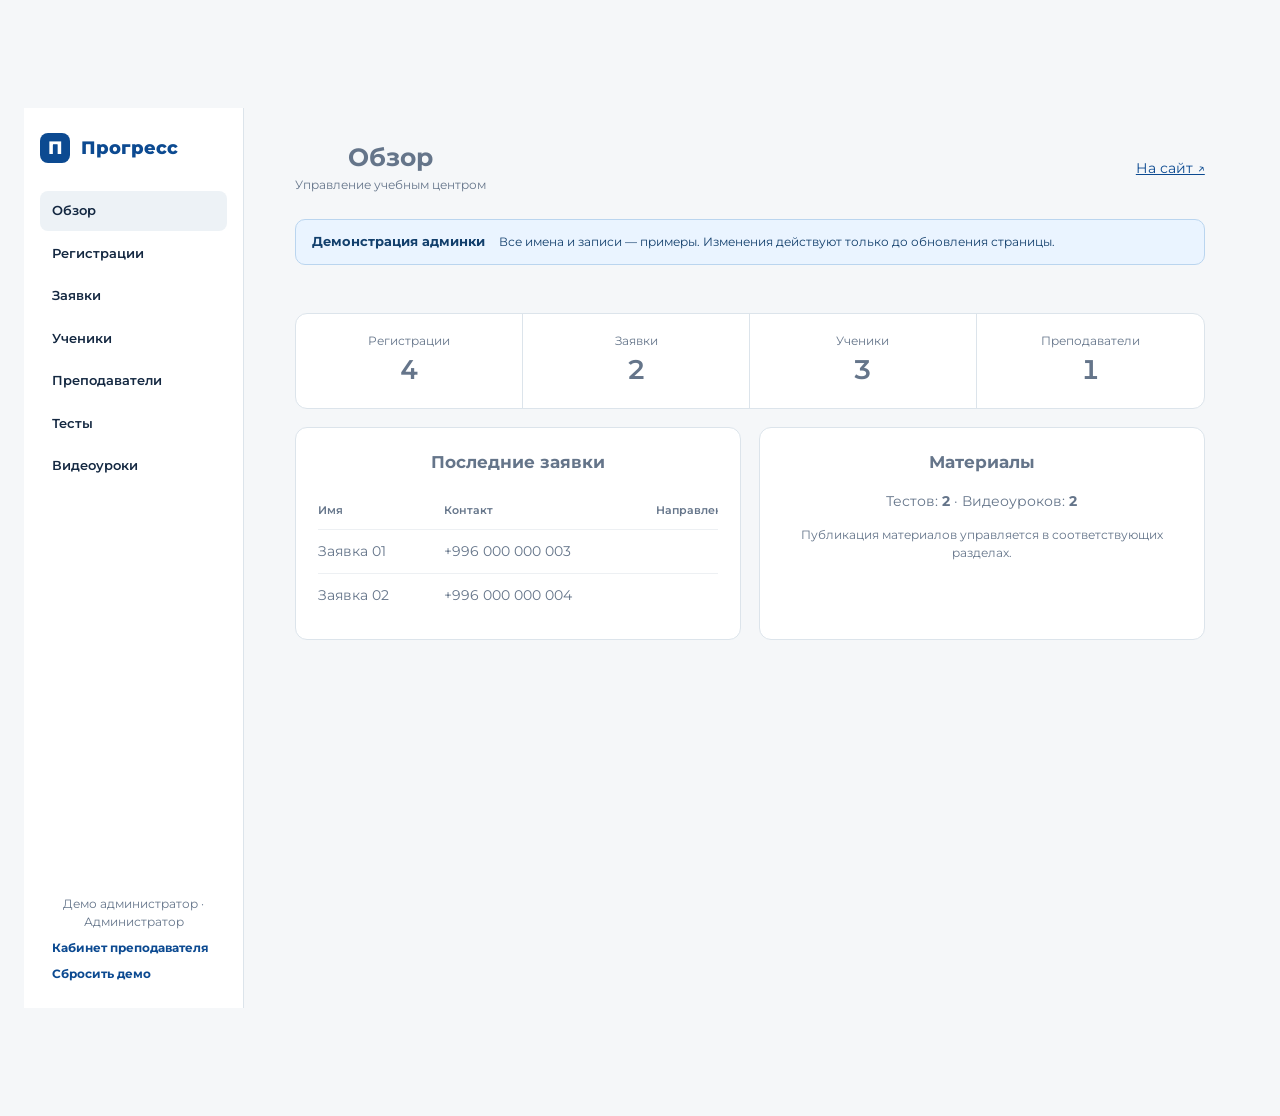
<file: admin-preview.html>
<!doctype html>
<html lang="ru">
<head>
  <meta charset="UTF-8">
  <meta name="viewport" content="width=device-width, initial-scale=1">
  <meta name="theme-color" content="#0c4a91">
  <meta name="robots" content="noindex">
  <title>Демо админки — Прогресс</title>
  <link rel="preconnect" href="https://fonts.googleapis.com">
  <link rel="preconnect" href="https://fonts.gstatic.com" crossorigin>
  <link href="https://fonts.googleapis.com/css2?family=Montserrat:wght@400;500;600;700;800&display=swap" rel="stylesheet">
  <link rel="stylesheet" href="./admin.css">
  <script src="./admin-demo.js" defer></script>
  <script src="./admin.js" defer></script>
</head>
<body>
  <div id="app" class="boot">Загрузка демо админки…</div>
</body>
</html>
</file>
<file: admin.css>
:root{--blue:#0c4a91;--ink:#142841;--muted:#65758a;--line:#dce4eb;--paper:#f5f7f9;--white:#fff;--good:#157449;--bad:#ad3232}*{box-sizing:border-box}body{margin:0;background:var(--paper);color:var(--ink);font:14px/1.5 Montserrat,Arial,sans-serif}button,input,select,textarea{font:inherit}button{cursor:pointer}a{color:var(--blue)}:focus-visible{outline:3px solid #58baff;outline-offset:2px}.boot{padding:12vh 24px;text-align:center;color:var(--muted)}.login-wrap{min-height:100vh;display:grid;place-items:center;padding:24px}.login-card{width:min(420px,100%);background:white;border:1px solid var(--line);border-radius:16px;padding:34px}.brand{display:flex;align-items:center;gap:11px;font-weight:800;color:var(--blue);font-size:18px}.brand-mark{width:30px;height:30px;display:grid;place-items:center;background:var(--blue);color:#fff;border-radius:8px;font-size:18px}.login-card h1{margin:30px 0 5px;font-size:25px}.login-card p{color:var(--muted);margin:0 0 22px}.layout{display:grid;grid-template-columns:220px minmax(0,1fr);min-height:100vh}.sidebar{background:#fff;border-right:1px solid var(--line);padding:25px 16px;display:flex;flex-direction:column;gap:28px}.side-nav{display:grid;gap:3px}.nav-btn{border:0;background:transparent;color:var(--ink);text-align:left;padding:10px 12px;border-radius:8px;font-size:13px;font-weight:600}.nav-btn:hover,.nav-btn.active{background:#edf2f6}.side-foot{margin-top:auto;display:grid;gap:8px;padding:0 12px;font-size:12px;color:var(--muted)}.side-foot button{padding:0;border:0;background:none;color:var(--blue);text-align:left;font-weight:700}.main{min-width:0;padding:34px clamp(18px,4vw,62px) 70px}.top{display:flex;align-items:center;justify-content:space-between;gap:16px;margin-bottom:25px}.top h1{margin:0;font-size:25px;line-height:1.25}.top p{margin:3px 0 0;color:var(--muted);font-size:12px}.surface{background:white;border:1px solid var(--line);border-radius:12px;padding:22px;margin-bottom:18px}.surface h2{font-size:17px;margin:0 0 15px}.surface h3{font-size:14px;margin:18px 0 10px}.stats{display:grid;grid-template-columns:repeat(4,minmax(0,1fr));border:1px solid var(--line);border-radius:12px;background:white;margin-bottom:18px}.stat{padding:18px 22px;border-right:1px solid var(--line)}.stat:last-child{border-right:0}.stat span{display:block;color:var(--muted);font-size:12px}.stat strong{display:block;font-size:27px;font-weight:600;font-variant-numeric:tabular-nums}.split{display:grid;grid-template-columns:repeat(2,minmax(0,1fr));gap:18px}.table-wrap{overflow:auto}.data-table{width:100%;border-collapse:collapse;text-align:left;min-width:530px}.data-table th{color:var(--muted);font-size:11px;font-weight:600;white-space:nowrap}.data-table td,.data-table th{padding:11px 9px;border-bottom:1px solid #edf0f3;vertical-align:top}.data-table tr:last-child td{border-bottom:0}.data-table td:first-child,.data-table th:first-child{padding-left:0}.data-table td:last-child,.data-table th:last-child{padding-right:0}.data-table td:last-child{text-align:right}.empty{color:var(--muted);padding:16px 0}.muted{color:var(--muted)}.small{font-size:12px}.pill{display:inline-block;border-radius:20px;padding:2px 8px;font-size:11px;background:#eef2f5;color:#3f5367}.pill.good{background:#e2f3ea;color:var(--good)}.pill.warn{background:#fff1db;color:#885814}.form-grid{display:grid;grid-template-columns:repeat(2,minmax(0,1fr));gap:14px}.field{display:grid;gap:5px;font-size:12px;font-weight:700}.field.full{grid-column:1/-1}.field input,.field select,.field textarea{width:100%;padding:10px 12px;min-height:42px;border:1px solid #cdd9e4;border-radius:8px;background:white;color:var(--ink);font-weight:400}.field textarea{min-height:75px;resize:vertical}.checks{display:flex;flex-wrap:wrap;gap:18px;align-items:center}.check{display:flex;gap:7px;align-items:center;font-size:12px;font-weight:600}.check input{accent-color:var(--blue)}.actions{display:flex;gap:10px;flex-wrap:wrap;align-items:center;margin-top:18px}.button{border:1px solid #c8d5e0;background:#fff;color:var(--ink);border-radius:8px;padding:9px 15px;min-height:40px;font-size:12px;font-weight:700}.button:hover{border-color:var(--blue)}.button.primary{background:var(--blue);border-color:var(--blue);color:#fff}.button.tiny{padding:5px 9px;min-height:30px;font-size:11px}.button:disabled{opacity:.5;cursor:wait}.status{min-height:22px;margin:8px 0;color:var(--muted);font-size:12px}.status.error{color:var(--bad)}.status.success{color:var(--good)}.secret{border:1px solid #b8d8c7;background:#f1faf4;border-radius:9px;padding:12px 14px;margin-top:14px;font-size:12px}.secret code{display:block;font-size:17px;margin-top:5px;word-break:break-all;user-select:all}.question{border:1px solid var(--line);padding:15px;border-radius:9px;margin:12px 0}.question-head{display:flex;justify-content:space-between;align-items:center;gap:10px}.question-head h3{margin:0 0 11px}.question .form-grid{gap:10px}.question .field.full{margin-bottom:4px}.question-options{display:grid;grid-template-columns:repeat(2,minmax(0,1fr));gap:10px}.row-title{font-weight:700}.teacher-students{display:grid;gap:12px}.student-card{border:1px solid var(--line);border-radius:10px;padding:18px}.student-card-header{display:flex;justify-content:space-between;gap:12px;align-items:start}.student-card h3{font-size:16px;margin:0}.student-card p{margin:4px 0 0;color:var(--muted);font-size:12px}.attendance-list{margin:12px 0 0;padding:0;list-style:none;font-size:12px}.attendance-list li{padding:7px 0;border-top:1px solid var(--line)}@media(max-width:900px){.layout{grid-template-columns:1fr}.sidebar{position:static;border-right:0;border-bottom:1px solid var(--line);padding:15px 20px;gap:14px}.side-nav{display:flex;overflow:auto}.nav-btn{white-space:nowrap}.side-foot{display:flex;margin:0;align-items:center;justify-content:space-between}.main{padding:25px 20px 55px}}@media(max-width:640px){.stats{grid-template-columns:repeat(2,1fr)}.stat:nth-child(2){border-right:0}.stat:nth-child(-n+2){border-bottom:1px solid var(--line)}.split,.form-grid,.question-options{grid-template-columns:1fr}.surface{padding:17px}.top{align-items:start;flex-direction:column}.data-table{min-width:0}.data-table thead{display:none}.data-table,.data-table tbody,.data-table tr,.data-table td{display:block;width:100%}.data-table tr{padding:9px 0;border-bottom:1px solid var(--line)}.data-table td{padding:3px 0;border:0!important;text-align:left!important}.data-table td:before{content:attr(data-label) ': ';color:var(--muted);font-size:11px}.data-table td:first-child:before{content:''}.student-card-header{flex-direction:column}}@media(prefers-reduced-motion:reduce){*{scroll-behavior:auto!important}}
.demo-banner{display:flex;flex-wrap:wrap;gap:6px 14px;align-items:center;margin:0 0 18px;padding:12px 16px;border:1px solid #bad5ef;border-radius:10px;background:#eaf4ff;color:#123f6c;font-size:12px}.demo-banner strong{font-size:13px}
</file>
